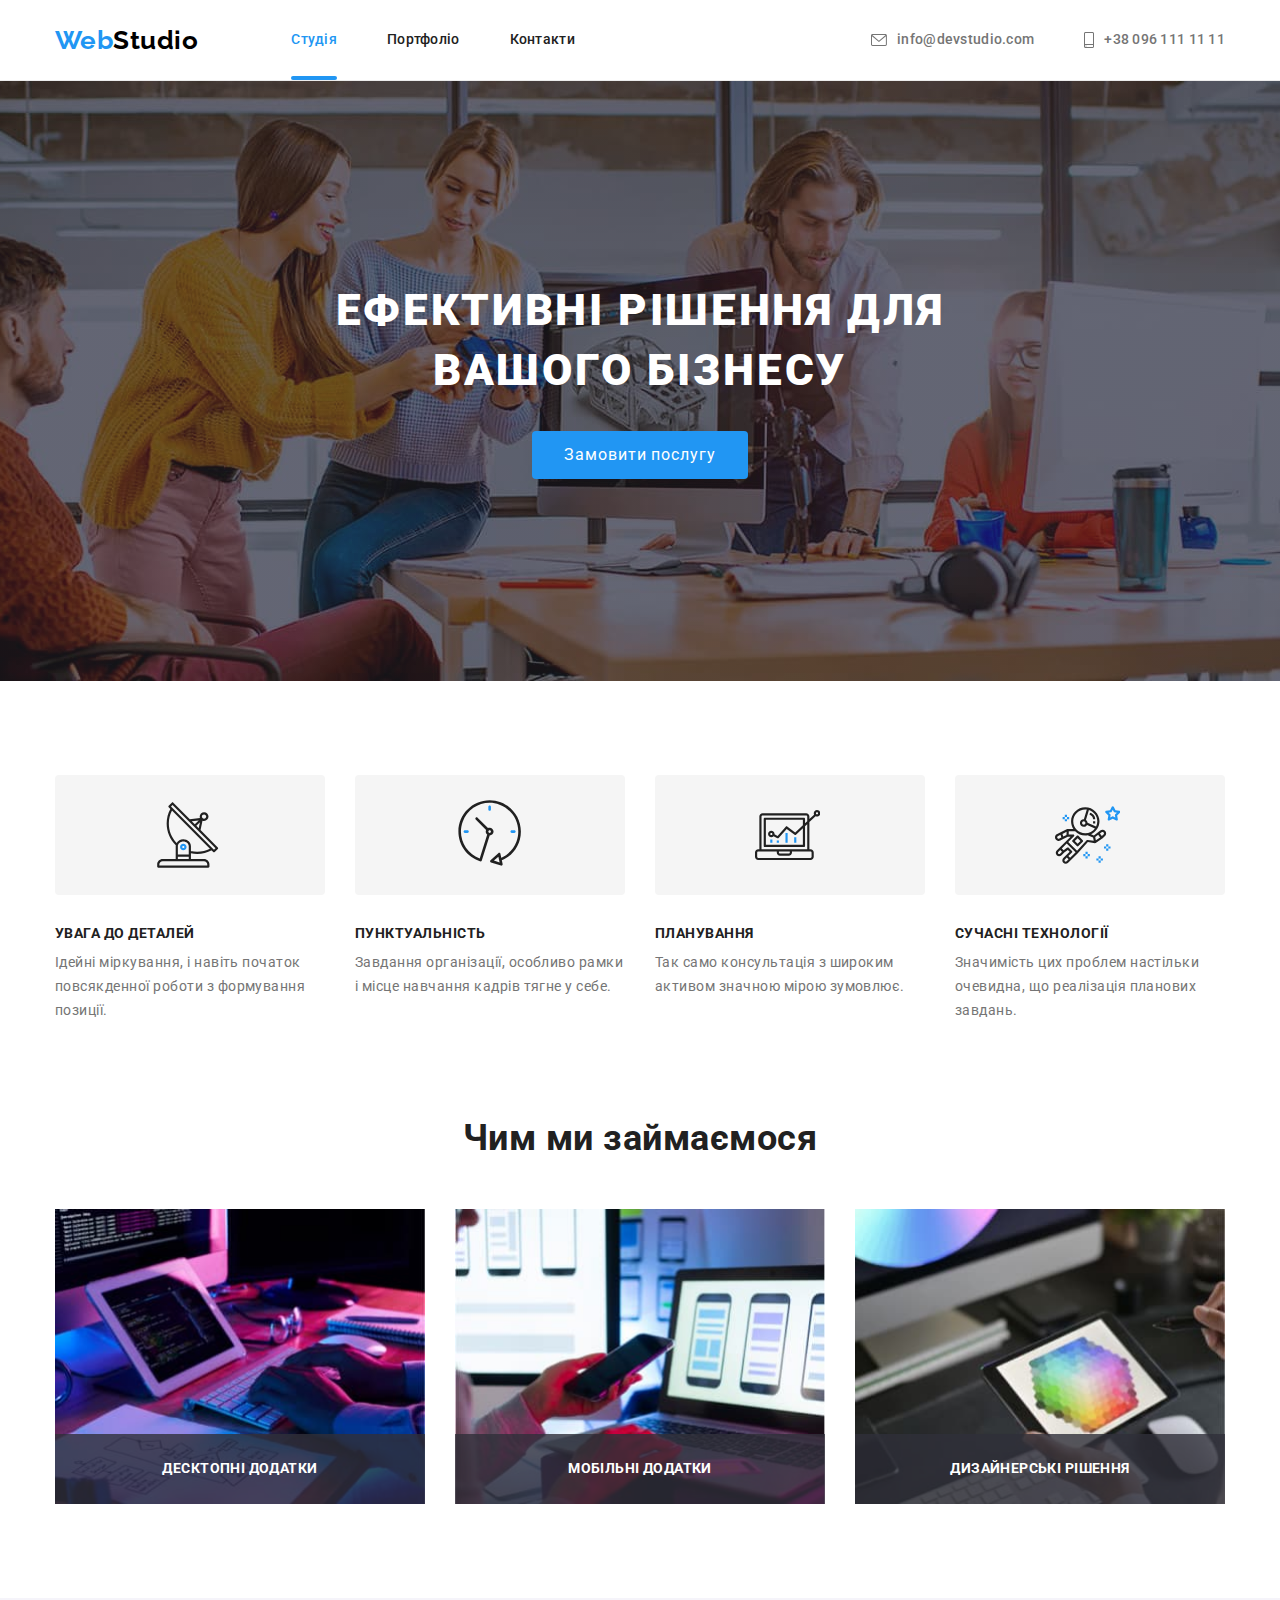
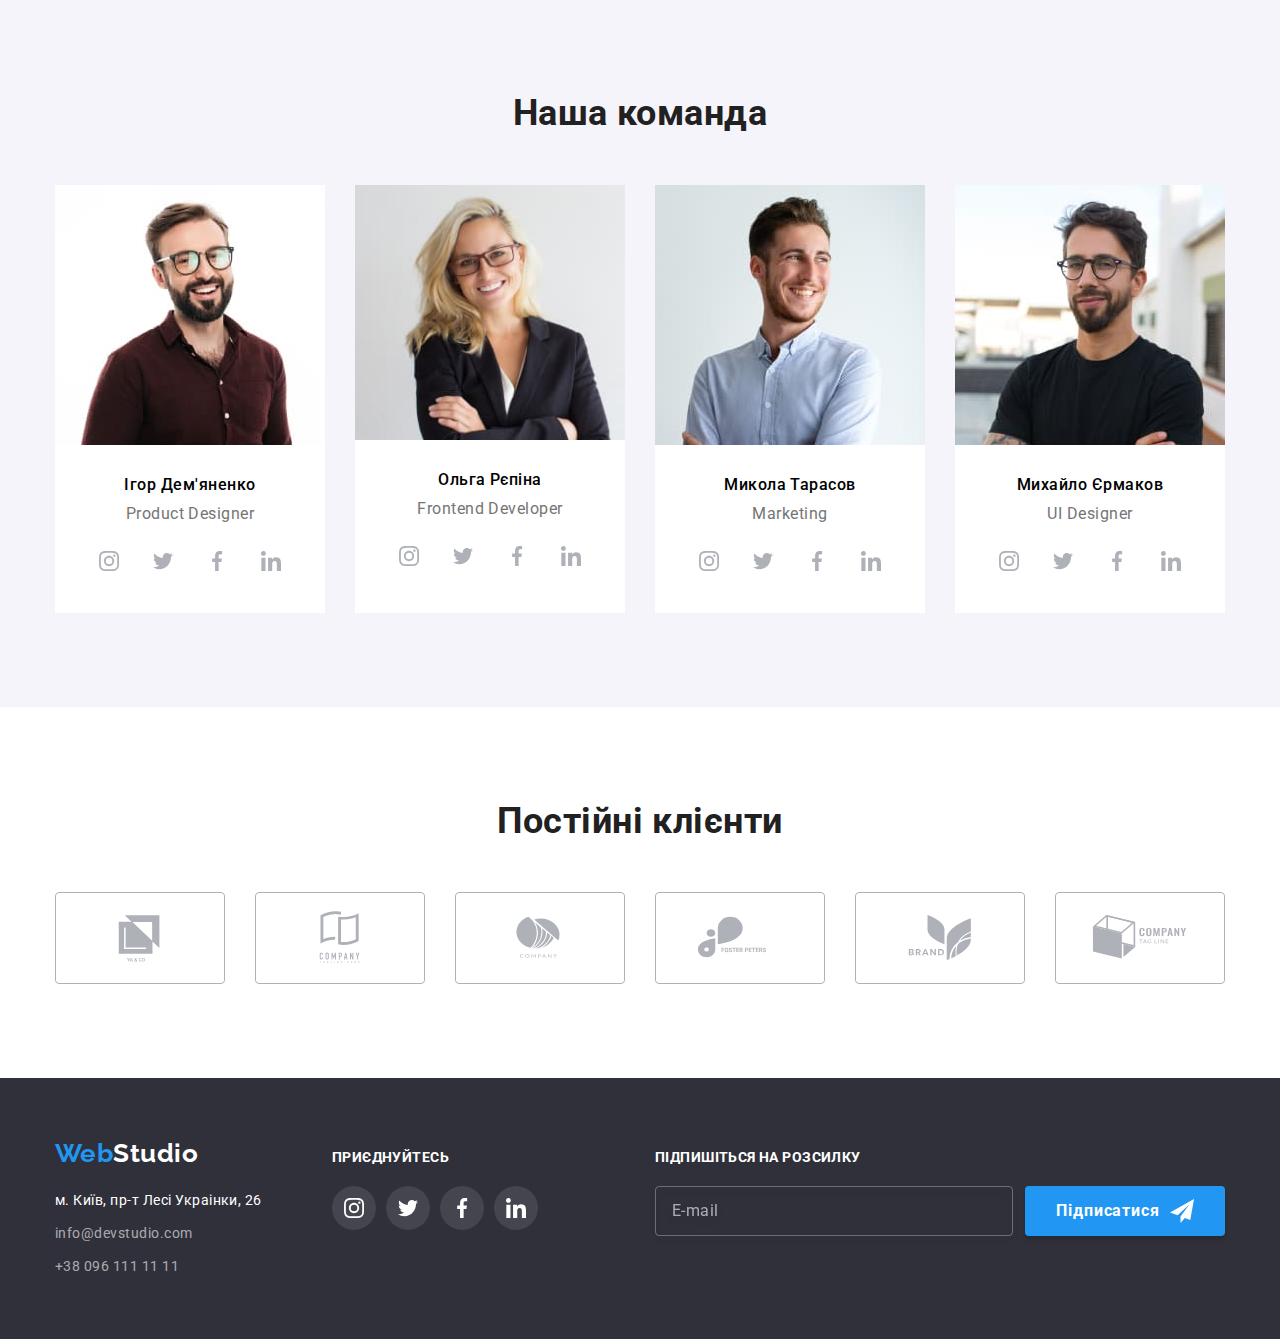
<file: index.html>
<!DOCTYPE html>
<html lang="uk">
  <head>
    <meta charset="UTF-8" />
    <meta http-equiv="X-UA-Compatible" content="IE=edge" />
    <meta name="viewport" content="width=device-width, initial-scale=1.0" />
    <link
      rel="stylesheet"
      href="https://cdnjs.cloudflare.com/ajax/libs/modern-normalize/1.1.0/modern-normalize.min.css"
    />

    <link
      href="https://fonts.googleapis.com/css2?family=Raleway:wght@700&family=Roboto:wght@400;500;700;900&display=swap"
      rel="stylesheet"
    />

    <link rel="stylesheet" href="./css/styles.css" />
    <title>Document</title>
  </head>
  <body>
    <header class="header">
      <div class="container header-box">
        <nav>
          <div class="main-nav">
            <a href="./index.html" class="logo"
              >Web<span class="logo-dark">Studio</span></a
            >

            <ul class="links list">
              <li class="item">
                <a href="./index.html" class="link link-current">Студія</a>
              </li>
              <li class="item">
                <a href="./portfolio.html" class="link">Портфоліо</a>
              </li>
              <li class="item">
                <a href="#" class="link">Контакти</a>
              </li>
            </ul>
          </div>
        </nav>

        <ul class="contacts list">
          <li class="item">
            <a href="mailto:info@devstudio.com" class="contact">
              <svg class="contact-mail" width="16" height="12">
                <use href="./images/icons.svg#icon-envelope"></use>
              </svg>
              info@devstudio.com</a
            >
          </li>
          <li class="item">
            <a href="tel:+380961111111" class="contact">
              <svg class="contact-phone" width="10" height="16">
                <use href="./images/icons.svg#icon-smartphone"></use></svg
              >+38 096 111 11 11</a
            >
          </li>
        </ul>
      </div>
    </header>
    <main>
      <section class="hero">
        <div class="container">
          <h1 class="hero-title">Ефективні рішення для вашого бізнесу</h1>
          <button class="button-hero" type="button" data-modal-open>
            Замовити послугу
          </button>
        </div>
      </section>

      <section class="section">
        <div class="container">
          <h2 class="visually-hidden">Наші особливості</h2>

          <ul class="feature list">
            <li class="item">
              <div class="feature-bg-icon">
                <span class="antenna">
                  <svg width="65.32" height="70">
                    <use href="./images/icons.svg#icon-antenna-1-1"></use>
                  </svg>
                </span>
              </div>
              <h3 class="element-title">Увага до деталей</h3>
              <p class="text">
                Ідейні міркування, і навіть початок повсякденної роботи з
                формування позиції.
              </p>
            </li>
            <li class="item">
              <div class="feature-bg-icon">
                <span class="clock">
                  <svg width="65.32" height="70">
                    <use href="./images/icons.svg#icon-clock-1-1"></use>
                  </svg>
                </span>
              </div>
              <h3 class="element-title">Пунктуальність</h3>
              <p class="text">
                Завдання організації, особливо рамки і місце навчання кадрів
                тягне у себе.
              </p>
            </li>
            <li class="item">
              <div class="feature-bg-icon">
                <span class="diagram">
                  <svg width="65.32" height="70">
                    <use href="./images/icons.svg#icon-diagram-1-1"></use>
                  </svg>
                </span>
              </div>
              <h3 class="element-title">Планування</h3>
              <p class="text">
                Так само консультація з широким активом значною мірою зумовлює.
              </p>
            </li>
            <li class="item">
              <div class="feature-bg-icon">
                <span class="astronaut">
                  <svg width="65.32" height="70">
                    <use href="./images/icons.svg#icon-astronaut-1-1"></use>
                  </svg>
                </span>
              </div>
              <h3 class="element-title">Сучасні технології</h3>
              <p class="text">
                Значимість цих проблем настільки очевидна, що реалізація
                планових завдань.
              </p>
            </li>
          </ul>
        </div>
      </section>

      <section class="section todo">
        <div class="container">
          <h2 class="section-title">Чим ми займаємося</h2>

          <ul class="box list">
            <li class="item">
              <img
                src="./images/3-1.jpg"
                alt="Людина за комп'ютером"
                width="370"
              />
              <p class="specialty-title">Десктопні додатки</p>
            </li>
            <li class="item">
              <img
                src="./images/3-2.jpg"
                alt="Людина зі смартфоном"
                width="370"
              />
              <p class="specialty-title">Мобільні додатки</p>
            </li>
            <li class="item">
              <img
                src="./images/3-3.jpg"
                alt="Людина з планшетом"
                width="370"
              />
              <p class="specialty-title">Дизайнерські рішення</p>
            </li>
          </ul>
        </div>
      </section>

      <section class="section team-bg">
        <div class="container">
          <h2 class="section-title">Наша команда</h2>
          <ul class="cards list">
            <li class="team-card card-bg">
              <img
                src="./images/4-1.jpg"
                alt=" червона сорочка,окуляри,борода,чоловік"
                width="270"
              />
              <div class="card">
                <h3 class="team-title">Ігор Дем'яненко</h3>
                <p class="section-text">Product Designer</p>

                <ul class="soc-list list">
                  <li class="soc-item">
                    <a href="#" class="soc-link">
                      <svg class="net-icon" width="20" height="20">
                        <use href="./images/icons.svg#icon-instagram-2"></use>
                      </svg>
                    </a>
                  </li>
                  <li class="soc-item">
                    <a href="#" class="soc-link">
                      <svg class="net-icon" width="20" height="20">
                        <use href="./images/icons.svg#icon-twitter-1"></use>
                      </svg>
                    </a>
                  </li>
                  <li class="soc-item">
                    <a href="#" class="soc-link">
                      <svg class="net-icon" width="20" height="20">
                        <use href="./images/icons.svg#icon-facebook-1"></use>
                      </svg>
                    </a>
                  </li>
                  <li class="soc-item">
                    <a href="#" class="soc-link">
                      <svg class="net-icon" width="20" height="20">
                        <use href="./images/icons.svg#icon-linkedin-1"></use>
                      </svg>
                    </a>
                  </li>
                </ul>
              </div>
            </li>
            <li class="team-card card-bg">
              <img
                src="./images/4-2.jpg"
                alt="довгі коси,окуляри,жінка"
                width="270"
              />
              <div class="card">
                <h3 class="team-title">Ольга Рєпіна</h3>
                <p class="section-text">Frontend Developer</p>

                <ul class="soc-list list">
                  <li class="soc-item">
                    <a href="#" class="soc-link">
                      <svg class="net-icon" width="20" height="20">
                        <use href="./images/icons.svg#icon-instagram-2"></use>
                      </svg>
                    </a>
                  </li>
                  <li class="soc-item">
                    <a href="#" class="soc-link">
                      <svg class="net-icon" width="20" height="20">
                        <use href="./images/icons.svg#icon-twitter-1"></use>
                      </svg>
                    </a>
                  </li>
                  <li class="soc-item">
                    <a href="#" class="soc-link">
                      <svg class="net-icon" width="20" height="20">
                        <use href="./images/icons.svg#icon-facebook-1"></use>
                      </svg>
                    </a>
                  </li>
                  <li class="soc-item">
                    <a href="#" class="soc-link">
                      <svg class="net-icon" width="20" height="20">
                        <use href="./images/icons.svg#icon-linkedin-1"></use>
                      </svg>
                    </a>
                  </li>
                </ul>
              </div>
            </li>
            <li class="team-card card-bg">
              <img
                src="./images/4-3.jpg"
                alt="біла сорочка, посмішка,чоловік"
                width="270"
              />
              <div class="card">
                <h3 class="team-title">Микола Тарасов</h3>
                <p class="section-text">Marketing</p>

                <ul class="soc-list list">
                  <li class="soc-item">
                    <a href="#" class="soc-link">
                      <svg class="net-icon" width="20" height="20">
                        <use href="./images/icons.svg#icon-instagram-2"></use>
                      </svg>
                    </a>
                  </li>
                  <li class="soc-item">
                    <a href="#" class="soc-link">
                      <svg class="net-icon" width="20" height="20">
                        <use href="./images/icons.svg#icon-twitter-1"></use>
                      </svg>
                    </a>
                  </li>
                  <li class="soc-item">
                    <a href="#" class="soc-link">
                      <svg class="net-icon" width="20" height="20">
                        <use href="./images/icons.svg#icon-facebook-1"></use>
                      </svg>
                    </a>
                  </li>
                  <li class="soc-item">
                    <a href="#" class="soc-link">
                      <svg class="net-icon" width="20" height="20">
                        <use href="./images/icons.svg#icon-linkedin-1"></use>
                      </svg>
                    </a>
                  </li>
                </ul>
              </div>
            </li>
            <li class="team-card card-bg">
              <img
                src="./images/4-4.jpg"
                alt="Чорна теніска, очки,чоловік"
                width="270"
              />
              <div class="card">
                <h3 class="team-title">Михайло Єрмаков</h3>
                <p class="section-text">UI Designer</p>

                <ul class="soc-list list">
                  <li class="soc-item">
                    <a href="#" class="soc-link">
                      <svg class="net-icon" width="20" height="20">
                        <use href="./images/icons.svg#icon-instagram-2"></use>
                      </svg>
                    </a>
                  </li>
                  <li class="soc-item">
                    <a href="#" class="soc-link">
                      <svg class="net-icon" width="20" height="20">
                        <use href="./images/icons.svg#icon-twitter-1"></use>
                      </svg>
                    </a>
                  </li>
                  <li class="soc-item">
                    <a href="#" class="soc-link">
                      <svg class="net-icon" width="20" height="20">
                        <use href="./images/icons.svg#icon-facebook-1"></use>
                      </svg>
                    </a>
                  </li>
                  <li class="soc-item">
                    <a href="#" class="soc-link">
                      <svg class="net-icon" width="20" height="20">
                        <use href="./images/icons.svg#icon-linkedin-1"></use>
                      </svg>
                    </a>
                  </li>
                </ul>
              </div>
            </li>
          </ul>
        </div>
      </section>
      <section class="section">
        <div class="container">
          <h2 class="client-title">Постійні клієнти</h2>
          <ul class="clients list">
            <li class="client">
              <a href="#" class="client-link">
                <svg class="client-icon" width="106" height="60">
                  <use href="./images/icons.svg#icon-client-1"></use>
                </svg>
              </a>
            </li>
            <li class="client">
              <a href="#" class="client-link">
                <svg class="client-icon" width="106" height="60">
                  <use href="./images/icons.svg#icon-client-2"></use>
                </svg>
              </a>
            </li>
            <li class="client">
              <a href="#" class="client-link">
                <svg class="client-icon" width="106" height="60">
                  <use href="./images/icons.svg#icon-client-3"></use>
                </svg>
              </a>
            </li>
            <li class="client">
              <a href="#" class="client-link">
                <svg class="client-icon" width="106" height="60">
                  <use href="./images/icons.svg#icon-client-4"></use>
                </svg>
              </a>
            </li>
            <li class="client">
              <a href="#" class="client-link">
                <svg class="client-icon" width="106" height="60">
                  <use href="./images/icons.svg#icon-client-5"></use>
                </svg>
              </a>
            </li>
            <li class="client">
              <a href="#" class="client-link">
                <svg class="client-icon" width="106" height="60">
                  <use href="./images/icons.svg#icon-client-6"></use>
                </svg>
              </a>
            </li>
          </ul>
        </div>
      </section>
    </main>

    <footer class="footer footer-nav">
      <div class="container">
        <div class="footer-address-soc">
          <div class="address-logo">
            <a href="./index.html" class="logo logo-footer"
              >Web<span class="logo-light">Studio</span></a
            >
            <address class="address-nav">
              <ul class="list box-footer">
                <li class="item-footer">
                  <a
                    href="https://goo.gl/maps/CPtrU1FHBa2aNyZL9"
                    target="_blank"
                    rel="noopener noreferrer nofollow"
                    class="address-maps"
                    >м. Київ, пр-т Лесі Украінки, 26</a
                  >
                </li>
                <li class="item-footer">
                  <a href="mailto:info@devstudio.com " class="address"
                    >info@devstudio.com</a
                  >
                </li>
                <li class="item-footer">
                  <a href="tel:+380961111111" class="address"
                    >+38 096 111 11 11</a
                  >
                </li>
              </ul>
            </address>
          </div>
          <div class="social">
            <h3 class="footer-title">приєднуйтесь</h3>
            <ul class="footer-soc list">
              <li class="footer-soc-item">
                <a href="#" class="footer-soc-link">
                  <svg class="footer-icon" width="20" height="20">
                    <use href="./images/icons.svg#icon-instagram-2"></use>
                  </svg>
                </a>
              </li>
              <li class="footer-soc-item">
                <a href="#" class="footer-soc-link">
                  <svg class="footer-icon" width="20" height="20">
                    <use href="./images/icons.svg#icon-twitter-1"></use>
                  </svg>
                </a>
              </li>
              <li class="footer-soc-item">
                <a href="#" class="footer-soc-link">
                  <svg class="footer-icon" width="20" height="20">
                    <use href="./images/icons.svg#icon-facebook-1"></use>
                  </svg>
                </a>
              </li>
              <li class="footer-soc-item">
                <a href="#" class="footer-soc-link">
                  <svg class="footer-icon" width="20" height="20">
                    <use href="./images/icons.svg#icon-linkedin-1"></use>
                  </svg>
                </a>
              </li>
            </ul>
          </div>
          <form class="subscribe-footer-container">
            <h3 class="footer-title">Підпишіться на розсилку</h3>
            <div class="subscribe-container">
              <label>
                <input
                  type="email"
                  name="mail"
                  placeholder="E-mail"
                  class="subscribe-mail"
                />
              </label>
              <button type="submit" class="subscribe-bt">
                Підписатися
                <svg class="subscribe-button-icon" width="24" height="24">
                  <use href="./images/icons.svg#icon-send"></use>
                </svg>
              </button>
            </div>
          </form>
        </div>
      </div>
    </footer>

    <!-- modal w -->

    <div class="backdrop is-hidden" data-modal>
      <div class="modal">
        <button type="button" class="modal-button" data-modal-close>
          <svg class="modal-icon" width="18" height="18">
            <use href="./images/icons.svg#icon-close-black"></use>
          </svg>
        </button>

        <form class="form">
          <h3 class="modal-title">Залиште свої дані, ми вам передзвонимо</h3>
          <label for="username" class="form-label">Ім'я</label>
          <div class="form-field">
            <input
              type="text"
              name="username"
              id="username"
              class="form-input"
            />
            <svg class="form-icon" width="18" height="18">
              <use href="./images/icons.svg#icon-person-black-18dp"></use>
            </svg>
          </div>

          <label for="tel" class="form-label">Телефон</label>
          <div class="form-field">
            <input type="tel" name="tel" id="tel" class="form-input" />
            <svg class="form-icon" width="18" height="18">
              <use href="./images/icons.svg#icon-phone-black-18dp"></use>
            </svg>
          </div>
          <label for="mail" class="form-label">Пошта</label>
          <div class="form-field">
            <input type="email" name="mail" id="mail" class="form-input" />
            <svg class="form-icon" width="18" height="18">
              <use href="./images/icons.svg#icon-email-black-18dp"></use>
            </svg>
          </div>
          <div class="form-comment">
            <label for="comment" class="form-label">Коментар</label>
            <textarea
              name="comment"
              id="comment"
              rows="10"
              placeholder="Введіть текст"
              class="modal-text"
            ></textarea>
          </div>
          <div class="form-check">
            <input
              type="checkbox"
              name="policy"
              id="input-check"
              value="policy"
              class="check-input visually-hidden"
            />
            <label for="input-check" class="check-text">
              <span class="box-icon"
                ><svg class="check-icon" width="11" height="8">
                  <use href="./images/icons.svg#icon-check"></use></svg
              ></span>
              Погоджуюся з розсилкою та приймаю;
              <a href=""></a> Умови договору</label
            >
          </div>
          <button type="submit" class="submit-button">Відправити</button>
        </form>
      </div>
    </div>
    <script src="./js/modal.js"></script>
  </body>
</html>
</file>
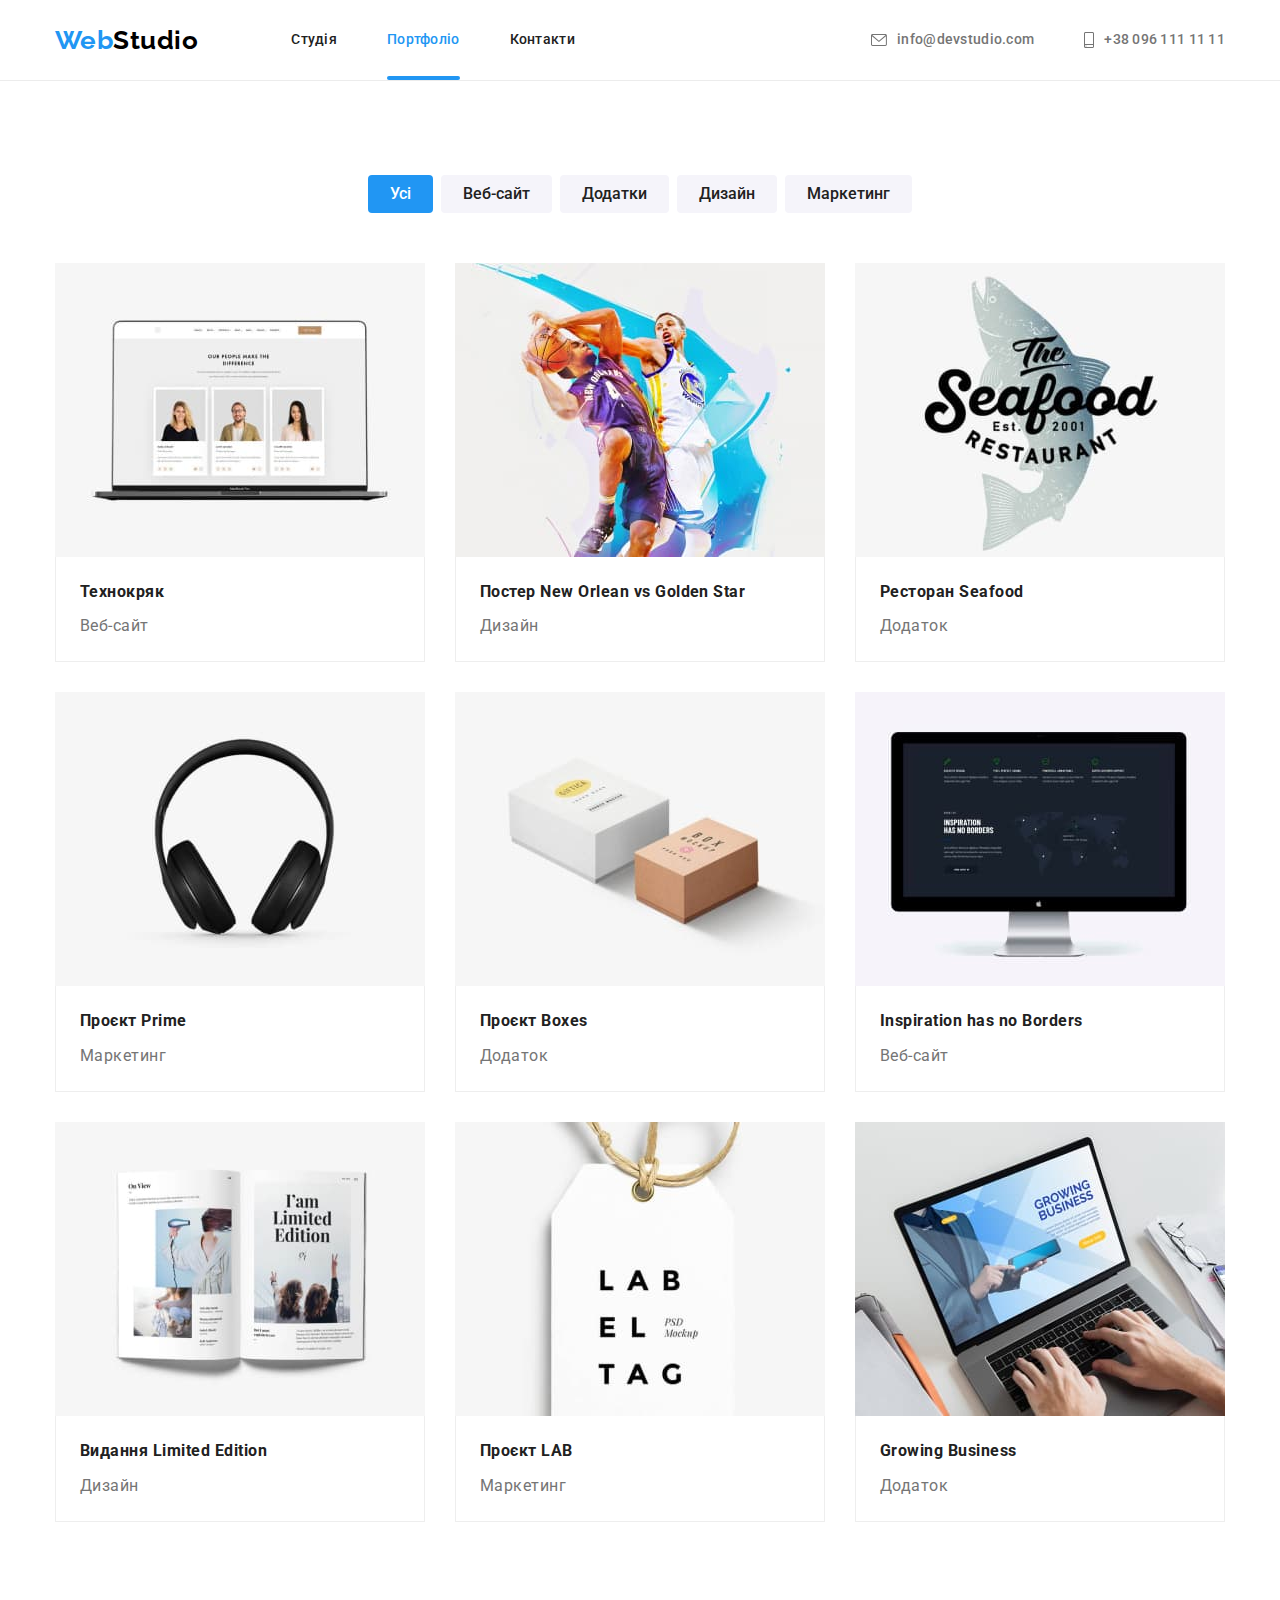
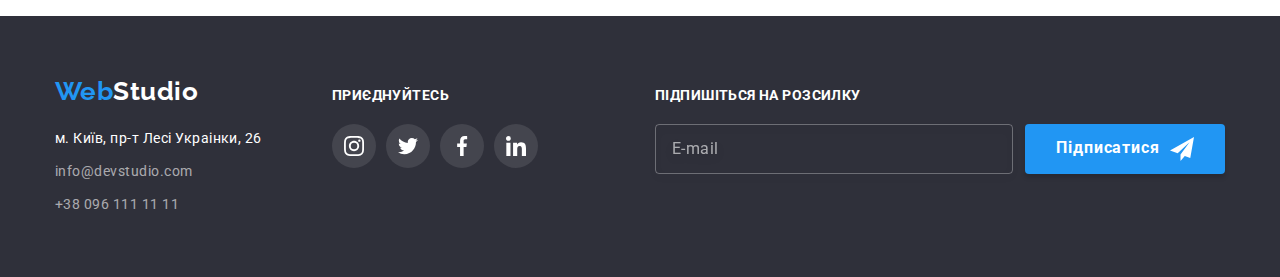
<file: portfolio.html>
<!DOCTYPE html>
<html lang="uk">
  <head>
    <meta charset="UTF-8" />
    <meta http-equiv="X-UA-Compatible" content="IE=edge" />
    <meta name="viewport" content="width=device-width, initial-scale=1.0" />
    <link
      rel="stylesheet"
      href="https://cdnjs.cloudflare.com/ajax/libs/modern-normalize/1.1.0/modern-normalize.min.css"
    />
    <link
      href="https://fonts.googleapis.com/css2?family=Raleway:wght@700&family=Roboto:wght@400;500;700;900&display=swap"
      rel="stylesheet"
    />
    <link rel="stylesheet" href="./css/styles.css" />
    <title>Document</title>
  </head>
  <body>
    <header class="header">
      <div class="container header-box">
        <nav>
          <div class="main-nav">
            <a href="./index.html" class="logo"
              >Web<span class="logo-dark">Studio</span></a
            >

            <ul class="links list">
              <li class="item">
                <a href="./index.html" class="link">Студія</a>
              </li>
              <li class="item">
                <a href="./portfolio.html" class="link link-current"
                  >Портфоліо</a
                >
              </li>
              <li class="item">
                <a href="#" class="link">Контакти</a>
              </li>
            </ul>
          </div>
        </nav>

        <ul class="contacts list">
          <li class="item">
            <a href="mailto:info@devstudio.com" class="contact">
              <svg class="contact-mail" width="16" height="12">
                <use href="./images/icons.svg#icon-envelope"></use>
              </svg>
              info@devstudio.com</a
            >
          </li>
          <li class="item">
            <a href="tel:+380961111111" class="contact">
              <svg class="contact-phone" width="10" height="16">
                <use href="./images/icons.svg#icon-smartphone"></use></svg
              >+38 096 111 11 11</a
            >
          </li>
        </ul>
      </div>
    </header>

    <main>
      <section class="section">
        <div class="container">
          <h1 class="visually-hidden">Портфоліо</h1>
          <ul class="portfolio-batton list">
            <li class="filter">
              <button class="filter-batton current" type="button">Усі</button>
            </li>
            <li class="filter">
              <button class="filter-batton" type="button">Веб-сайт</button>
            </li>
            <li class="filter">
              <button class="filter-batton" type="button">Додатки</button>
            </li>
            <li class="filter">
              <button class="filter-batton" type="button">Дизайн</button>
            </li>
            <li class="filter">
              <button class="filter-batton" type="button">Маркетинг</button>
            </li>
          </ul>
          <ul class="projects list">
            <li class="project">
              <a href="#" class="projects-link">
                <div class="project-card-overlay">
                  <img
                    src="./images/5-1.jpg"
                    alt="Відкритий ноут"
                    width="370"
                  />
                  <p class="project-text-overlay">
                    Ресурс пропонує комплексні пропозиції з різним рівнем
                    функціоналу та сервісів. Все це дозволить відвідувачу
                    отримати вичерпні відомості про компанію чи приватну особу.
                  </p>
                </div>
                <div class="card-title">
                  <h2 class="work-title">Технокряк</h2>
                  <p class="works-text">Веб-сайт</p>
                </div>
              </a>
            </li>

            <li class="project">
              <a href="#" class="projects-link">
                <div class="project-card-overlay">
                  <img
                    src="./images/5-2.jpg"
                    alt="Хлопці грають баскетбол"
                    width="370"
                  />
                  <p class="project-text-overlay">
                    Ресурс пропонує комплексні пропозиції з різним рівнем
                    функціоналу та сервісів. Все це дозволить відвідувачу
                    отримати вичерпні відомості про компанію чи приватну особу.
                  </p>
                </div>
                <div class="card-title">
                  <h2 class="work-title">Постер New Orlean vs Golden Star</h2>
                  <p class="works-text">Дизайн</p>
                </div>
              </a>
            </li>

            <li class="project">
              <a href="#" class="projects-link">
                <div class="project-card-overlay">
                  <img
                    src="./images/5-3.jpg"
                    alt="Афіша ресторану"
                    width="370"
                  />
                  <p class="project-text-overlay">
                    Ресурс пропонує комплексні пропозиції з різним рівнем
                    функціоналу та сервісів. Все це дозволить відвідувачу
                    отримати вичерпні відомості про компанію чи приватну особу.
                  </p>
                </div>
                <div class="card-title">
                  <h2 class="work-title">Ресторан Seafood</h2>
                  <p class="works-text">Додаток</p>
                </div>
              </a>
            </li>

            <li class="project">
              <a href="#" class="projects-link">
                <div class="project-card-overlay">
                  <img src="./images/5-4.jpg" alt="Наушники" width="370" />
                  <p class="project-text-overlay">
                    Ресурс пропонує комплексні пропозиції з різним рівнем
                    функціоналу та сервісів. Все це дозволить відвідувачу
                    отримати вичерпні відомості про компанію чи приватну особу.
                  </p>
                </div>
                <div class="card-title">
                  <h2 class="work-title">Проєкт Prime</h2>
                  <p class="works-text">Маркетинг</p>
                </div>
              </a>
            </li>

            <li class="project">
              <a href="#" class="projects-link">
                <div class="project-card-overlay">
                  <img src="./images/5-5.jpg" alt="Дві коробки" width="370" />
                  <p class="project-text-overlay">
                    Ресурс пропонує комплексні пропозиції з різним рівнем
                    функціоналу та сервісів. Все це дозволить відвідувачу
                    отримати вичерпні відомості про компанію чи приватну особу.
                  </p>
                </div>
                <div class="card-title">
                  <h2 class="work-title">Проєкт Boxes</h2>
                  <p class="works-text">Додаток</p>
                </div>
              </a>
            </li>

            <li class="project">
              <a href="#" class="projects-link">
                <div class="project-card-overlay">
                  <img src="./images/5-6.jpg" alt="Монітор" width="370" />
                  <p class="project-text-overlay">
                    Ресурс пропонує комплексні пропозиції з різним рівнем
                    функціоналу та сервісів. Все це дозволить відвідувачу
                    отримати вичерпні відомості про компанію чи приватну особу.
                  </p>
                </div>
                <div class="card-title">
                  <h2 class="work-title">Inspiration has no Borders</h2>
                  <p class="works-text">Веб-сайт</p>
                </div>
              </a>
            </li>

            <li class="project">
              <a href="#" class="projects-link">
                <div class="project-card-overlay">
                  <img
                    src="./images/5-7.jpg"
                    alt="Відкрита книга"
                    width="370"
                  />
                  <p class="project-text-overlay">
                    Ресурс пропонує комплексні пропозиції з різним рівнем
                    функціоналу та сервісів. Все це дозволить відвідувачу
                    отримати вичерпні відомості про компанію чи приватну особу.
                  </p>
                </div>
                <div class="card-title">
                  <h2 class="work-title">Видання Limited Edition</h2>
                  <p class="works-text">Дизайн</p>
                </div>
              </a>
            </li>

            <li class="project">
              <a href="#" class="projects-link">
                <div class="project-card-overlay">
                  <img src="./images/5-8.jpg" alt="Ярлик" width="370" />
                  <p class="project-text-overlay">
                    Ресурс пропонує комплексні пропозиції з різним рівнем
                    функціоналу та сервісів. Все це дозволить відвідувачу
                    отримати вичерпні відомості про компанію чи приватну особу.
                  </p>
                </div>
                <div class="card-title">
                  <h2 class="work-title">Проєкт LAB</h2>
                  <p class="works-text">Маркетинг</p>
                </div>
              </a>
            </li>

            <li class="project">
              <a href="#" class="projects-link">
                <div class="project-card-overlay">
                  <img
                    src="./images/5-9.jpg"
                    alt="Людина працює з ноутбуком"
                    width="370"
                  />
                  <p class="project-text-overlay">
                    Ресурс пропонує комплексні пропозиції з різним рівнем
                    функціоналу та сервісів. Все це дозволить відвідувачу
                    отримати вичерпні відомості про компанію чи приватну особу.
                  </p>
                </div>
                <div class="card-title">
                  <h2 class="work-title">Growing Business</h2>
                  <p class="works-text">Додаток</p>
                </div>
              </a>
            </li>
          </ul>
        </div>
      </section>
    </main>
    <footer class="footer footer-nav">
      <div class="container">
        <div class="footer-address-soc">
          <div class="address-logo">
            <a href="./index.html" class="logo logo-footer"
              >Web<span class="logo-light">Studio</span></a
            >
            <address class="address-nav">
              <ul class="list box-footer">
                <li class="item-footer">
                  <a
                    href="https://goo.gl/maps/CPtrU1FHBa2aNyZL9"
                    target="_blank"
                    rel="noopener noreferrer nofollow"
                    class="address-maps"
                    >м. Київ, пр-т Лесі Украінки, 26</a
                  >
                </li>
                <li class="item-footer">
                  <a href="mailto:info@devstudio.com " class="address"
                    >info@devstudio.com</a
                  >
                </li>
                <li class="item-footer">
                  <a href="tel:+380961111111" class="address"
                    >+38 096 111 11 11</a
                  >
                </li>
              </ul>
            </address>
          </div>
          <div class="social">
            <h3 class="footer-title">приєднуйтесь</h3>
            <ul class="footer-soc list">
              <li class="footer-soc-item">
                <a href="#" class="footer-soc-link">
                  <svg class="footer-icon" width="20" height="20">
                    <use href="./images/icons.svg#icon-instagram-2"></use>
                  </svg>
                </a>
              </li>
              <li class="footer-soc-item">
                <a href="#" class="footer-soc-link">
                  <svg class="footer-icon" width="20" height="20">
                    <use href="./images/icons.svg#icon-twitter-1"></use>
                  </svg>
                </a>
              </li>
              <li class="footer-soc-item">
                <a href="#" class="footer-soc-link">
                  <svg class="footer-icon" width="20" height="20">
                    <use href="./images/icons.svg#icon-facebook-1"></use>
                  </svg>
                </a>
              </li>
              <li class="footer-soc-item">
                <a href="#" class="footer-soc-link">
                  <svg class="footer-icon" width="20" height="20">
                    <use href="./images/icons.svg#icon-linkedin-1"></use>
                  </svg>
                </a>
              </li>
            </ul>
          </div>
          <form class="subscribe-footer-container">
            <h3 class="footer-title">Підпишіться на розсилку</h3>
            <div class="subscribe-container">
              <label>
                <input
                  type="email"
                  name="mail"
                  placeholder="E-mail"
                  class="subscribe-mail"
                />
              </label>
              <button type="submit" class="subscribe-bt">
                Підписатися
                <svg class="subscribe-button-icon" width="24" height="24">
                  <use href="./images/icons.svg#icon-send"></use>
                </svg>
              </button>
            </div>
          </form>
        </div>
      </div>
    </footer>
  </body>
</html>
</file>
<file: css/styles.css>
/* основний колір тексту #757575 */
/* колір заголовка #212121*/
/* колір кнопки акт. #188ce8*/
/* колір кнп.текст #ffffff */
/* акцент колір #2196f3*/
/* загальний фон #ffffff*/
/* допоміжний фон #F5F4FA*/
/* фон #2F303A*/
html {
  box-sizing: border-box;
}
*,
* ::after,
*::before {
  box-sizing: inherit;
}
:root {
  --prameri-text-color: #757575;
  --title-text-color: #212121;
  --accent-color: #2196f3;
  --primmeri-backgrund-color: #ffffff;
  --secondery-backgrund-color: #f5f4fa;
  --backgrund-color: #2f303a;
  --white-color: #ffffff;
  --blak-color: #000000;
  --backgrund-active-color: #188ce8;
}

body {
  color: var(--primary-text-color);
  background-color: var(--white-color);
  font-family: Roboto, sans-serif;
  letter-spacing: 0.03em;
}
.container {
  width: 100%;
  width: 1200px;
  margin: 0 auto;
  padding: 0 15px;
}
.section {
  padding: 94px 0;
}

img {
  display: block;
  max-width: 100%;
  height: auto;
}

h1,
h2,
h3,
h4,
h5,
h6,
p,
ul {
  padding: 0;
  margin: 0;
}
.list {
  list-style: none;
}
.section-title {
  text-align: center;
  margin-bottom: 50px;
  color: var(--title-text-color);
  font-weight: 700;
  font-size: 36px;
  line-height: 1.17;
}

.header {
  display: flex;
  align-items: center;

  border-bottom: 1px solid #ececec;
}
.header-box {
  display: flex;
  align-items: center;
}

.main-nav {
  display: flex;
  align-items: center;
}

.logo {
  margin-right: 93px;
  color: var(--accent-color);
  font-family: Raleway;
  font-weight: 700;
  font-size: 26px;
  line-height: 1.2;
  text-decoration: none;
}

.logo-dark {
  color: var(--blak-color);
}

/* nav */

.links {
  display: flex;
}

.links .item:not(:last-child) {
  margin-right: 50px;
}

.link,
.contact {
  padding-top: 32px;
  padding-bottom: 32px;
  text-decoration: none;
  font-weight: 500;
  font-size: 14px;
  line-height: 1.14;
  letter-spacing: 0.02em;

  transition: color 250ms cubic-bezier(0.4, 0, 0.2, 1);
}

.link {
  display: flex;
  text-decoration: none;
  color: var(--title-text-color);
}

.link:hover,
.link:focus {
  color: var(--accent-color);
}

.links .link-current {
  color: var(--accent-color);
}
.item {
  position: relative;
}
.link.link-current::after {
  position: absolute;
  content: "";
  width: 100%;
  height: 4px;
  left: 0;
  bottom: 0px;
  border-radius: 2px;
  background-color: var(--accent-color);
}

.contacts {
  display: flex;
  justify-content: center;
  align-items: center;
  margin-left: auto;
}
.contacts .item:not(:last-child) {
  margin-right: 50px;
}
.contact {
  display: flex;
  align-items: center;
  justify-content: center;
  color: var(--prameri-text-color);
}

.contact:hover,
.contact:focus {
  color: var(--accent-color);
}

.contact-mail {
  fill: currentColor;
  margin-right: 10px;
}

.contact-phone {
  fill: currentColor;
  margin-right: 10px;
}
/* hero */

.hero {
  max-width: 1600px;
  height: 600px;
  margin-left: auto;
  margin-right: auto;
  background-image: linear-gradient(
      rgba(47, 48, 58, 0.4),
      rgba(47, 48, 58, 0.4)
    ),
    url(../images/hiro.jpg);
  padding: 200px 0;
  align-items: center;
  text-align: center;
  color: var(--white-color);
  background-color: var(--backgrund-color);
  background-position: center;
}

.hero-title {
  width: 696px;
  margin-right: auto;
  margin-left: auto;
  margin-bottom: 30px;
  color: var(--white-color);

  font-weight: 900;
  font-size: 44px;
  line-height: 1.36;
  letter-spacing: 0.06em;
  text-transform: uppercase;
}

.button-hero {
  margin-left: auto;
  margin-right: auto;
  padding: 10px 32px;
  border-radius: 4px;
  border: 0;
  background-color: var(--accent-color);
  color: var(--white-color);

  cursor: pointer;
  font-family: inherit;
  font-size: 16px;
  line-height: 1.8;
  letter-spacing: 0.06em;

  transition: background-color 250ms cubic-bezier(0.4, 0, 0.2, 1),
    box-shadow 250ms cubic-bezier(0.4, 0, 0.2, 1);
}
.button-hero:hover,
.button-hero:focus {
  background-color: var(--backgrund-active-color);
}
/*mod-w*/

.backdrop {
  position: fixed;
  top: 0;
  left: 0;

  width: 100%;
  height: 100%;
  background-color: rgba(0, 0, 0, 0.2);

  opacity: 1;
  transition: opacity 250ms cubic-bezier(0.4, 0, 0.2, 1),
    visibility 250ms cubic-bezier(0.4, 0, 0.2, 1);
}
.backdrop.is-hidden {
  opacity: 0;
  pointer-events: none;
  visibility: hidden;
}
.backdrop.is-hidden .modal {
  transform: translate(-50%, -50%) scale(0.5);
  transition: transform 250ms cubic-bezier(0.4, 0, 0.2, 1);
}
.modal {
  position: absolute;
  top: 50%;
  left: 50%;
  width: 528px;
  height: 581px;
  background-color: var(--white-color);
  box-shadow: 0px 1px 3px rgba(0, 0, 0, 0.12), 0px 1px 1px rgba(0, 0, 0, 0.14),
    0px 2px 1px rgba(0, 0, 0, 0.2);
  border-radius: 4px;

  transform: translate(-50%, -50%) scale(1);
  transition: transform 250ms cubic-bezier(0.4, 0, 0.2, 1),
    background-color 250ms cubic-bezier(0.4, 0, 0.2, 1),
    box-shadow 250ms cubic-bezier(0.4, 0, 0.2, 1);
}
.modal-button {
  position: absolute;

  top: 8px;
  right: 8px;

  display: flex;
  justify-content: center;
  align-items: center;
  width: 30px;
  height: 30px;
  border-radius: 50%;
  background-color: var(--white-color);
  cursor: pointer;
  border: 1px solid rgba(0, 0, 0, 0.1);
}

.modal-icon {
  fill: currentColor;
  transition: fill 250ms cubic-bezier(0.4, 0, 0.2, 1);
}

.modal-button:hover .modal-icon,
.modal-button:focus .modal-icon {
  fill: var(--accent-color);
}

.form {
  padding: 40px;
  font-size: 12px;
  line-height: 1.16;
  letter-spacing: 0.01em;
}
.modal-title {
  font-weight: 700;
  font-size: 20px;
  line-height: 1.15;
  text-align: center;
  color: var(--title-text-color);
  margin-bottom: 12px;
}
.form-field {
  position: relative;
  margin-bottom: 10px;
}
.form-label {
  display: block;
  width: 100%;
  margin-bottom: 4px;
}
.form-input {
  display: block;
  width: 100%;
  height: 40px;
  padding-left: 42px;

  border: 1px solid rgba(33, 33, 33, 0.2);
  border-radius: 4px;
  transition: border-color 250ms cubic-bezier(0.4, 0, 0.2, 1);
}
.form-input:focus {
  border-color: var(--accent-color);
}
.form-input:focus + .form-icon {
  fill: var(--accent-color);
}
.form-icon {
  position: absolute;
  top: 50%;
  left: 12px;
  transform: translateY(-50%);
  transition: fill 250ms cubic-bezier(0.4, 0, 0.2, 1);
}
.form-comment {
  display: block;
  margin-bottom: 4px;
}
.form-check {
  position: relative;
  display: flex;
  justify-content: center;
  align-items: center;
  margin-bottom: 30px;
}

.modal-text {
  display: block;
  width: 100%;
  height: 120px;
  font-size: 12px;
  line-height: 1.16;
  letter-spacing: 0.01em;
  resize: none;
  padding: 12px 16px;

  border: 1px solid rgba(33, 33, 33, 0.2);
  border-radius: 4px;
  transition: border-color 250ms cubic-bezier(0.4, 0, 0.2, 1);
}
.form-comment {
  margin-bottom: 20px;
}
.modal-text:focus {
  border-color: var(--accent-color);
}
.modal-text::placeholder {
  color: rgba(117, 117, 117, 0.5);
}
.check-text {
  display: flex;
  align-items: center;
  font-size: 14px;
  line-height: 1.7;
  letter-spacing: 0.03em;
}

.box-icon {
  display: flex;
  justify-content: center;
  align-items: center;
  width: 16px;
  height: 15px;
  margin-right: 7px;
  border: 2px solid var(--title-text-color);
  border-radius: 2px;
  transition: background-color 250ms cubic-bezier(0.4, 0, 0.2, 1),
    border-color 250ms cubic-bezier(0.4, 0, 0.2, 1);
}

.check-input:checked + .check-text .box-icon {
  background-color: var(--accent-color);
  border-color: transparent;
}

.submit-button {
  width: 200px;
  height: 50px;

  display: flex;
  align-items: center;
  justify-content: center;

  margin-left: auto;
  margin-right: auto;
  color: var(--white-color);
  background-color: var(--accent-color);

  font-family: inherit;
  font-weight: 700;
  font-size: 16px;
  line-height: 1.8;
  text-align: center;
  letter-spacing: 0.06em;
  cursor: pointer;

  box-shadow: 0px 4px 4px rgba(0, 0, 0, 0.15);
  border-radius: 4px;
  border: transparent;
}

.check-icon {
  display: flex;
  justify-content: center;
  align-items: center;
  fill: var(--white-color);
}

/* особливості */

.visually-hidden {
  position: absolute;
  white-space: nowrap;
  width: 1px;
  height: 1px;
  overflow: hidden;
  border: 0;
  padding: 0;
  clip: rect(0 0 0 0);
  clip-path: inset(50%);
  margin: -1px;
}

.feature {
  display: flex;
  justify-content: center;
}
.feature-bg-icon {
  display: flex;
  align-items: center;
  justify-content: center;
  width: 270px;
  height: 120px;
  background: #f5f5f5;
  margin-bottom: 30px;
  border-radius: 4px;
}

.clok,
.antenna,
.diagram,
.astronaut {
  width: 70px;
  height: 70px;
}

.feature .item + .item {
  margin-left: 30px;
}
.feature .item {
  width: 270px;
}
.element-title {
  margin-top: 0;
  margin-bottom: 10px;
  color: var(--title-text-color);
  font-size: 14px;
  line-height: 1.17;
  text-transform: uppercase;
}

.text {
  color: var(--prameri-text-color);
  font-size: 14px;
  line-height: 1.7;
}

/* чим ми займаємось */

.box {
  display: flex;
  justify-content: center;
}
.section.todo {
  padding-top: 0;
}
/* .box .item:not(:last-child) {
  margin-right: 30px;
} */
.box .item + .item {
  margin-left: 30px;
}
.specialty-item {
  position: relative;
}
.specialty-title {
  position: absolute;
  width: 100%;
  height: 70px;
  left: 0;
  bottom: 0;

  display: flex;
  justify-content: center;
  align-items: center;
  font-weight: 700;
  font-size: 14px;
  line-height: 1.14;

  letter-spacing: 0.03em;
  text-transform: uppercase;
  color: var(--white-color);
  background-color: rgba(47, 48, 58, 0.8);
}

/* наша команда */

.cards {
  display: flex;
  justify-content: center;
}

.cards .team-card + .team-card {
  margin-left: 30px;
}
.cards .team-card {
  width: 270px;
}
.card {
  padding: 30px;
}

.card .team-title {
  text-align: center;
  margin-bottom: 10px;
}

.card .section-text {
  text-align: center;
}

.section-text {
  color: var(--prameri-text-color);
  font-size: 16px;
  line-height: 1.19;
  margin-bottom: 16px;
}
.team-bg {
  background-color: var(--secondery-backgrund-color);
}
.card-bg {
  background-color: var(--white-color);
}
.team-title {
  color: var(--blak-color);
  font-weight: 500;
  font-size: 16px;
  line-height: 1.19;
}
.soc-list {
  display: flex;
  align-items: center;
  justify-content: center;
  gap: 10px;
}

.soc-link {
  display: flex;
  justify-content: center;
  align-items: center;
  width: 44px;
  height: 44px;
  border-radius: 50%;
  color: #afb1b8;
  transition: background-color 250ms cubic-bezier(0.4, 0, 0.2, 1),
    color 250ms cubic-bezier(0.4, 0, 0.2, 1);
}

.soc-link:hover,
.soc-link:focus {
  background-color: #2196f3;
  color: #ffffff;
}
.net-icon {
  fill: currentColor;
}

/* постійні клієнти */

.client-title {
  color: var(--title-text-color);
  text-align: center;
  margin-bottom: 50px;
  font-family: "Roboto";
  font-style: normal;
  font-weight: 700;
  font-size: 36px;
  line-height: 1.16;
}

.clients {
  display: flex;
  align-items: center;
  justify-content: center;
  gap: 30px;
}

.client-link {
  display: flex;
  justify-content: center;
  align-items: center;
  color: #afb1b8;
  width: 170px;
  height: 92px;
  border-radius: 4px;
  border: 1px solid #afb1b8;
  transition: border-color 250ms cubic-bezier(0.4, 0, 0.2, 1),
    color 250ms cubic-bezier(0.4, 0, 0.2, 1);
}

.client-link:hover,
.client-link:focus {
  color: #2196f3;
  border-color: #2196f3;
}

.client-icon {
  fill: currentColor;
}

/* footer */

.footer {
  background-color: var(--backgrund-color);
}

.footer-address-soc {
  display: flex;
  align-items: baseline;
  gap: 70px;
}

.logo-light,
.logo {
  color: var(--white-color);
  font-weight: 700;
  font-size: 26px;
  line-height: 1.19;
  font-family: Raleway;
  text-decoration: none;
}

.logo {
  color: var(--accent-color);
}

.footer-nav {
  padding: 60px 0;
}

.logo-footer {
  display: inline-block;
  margin-bottom: 20px;
  margin-right: 0;
}

.box-footer {
  display: block;
}
/* .box-footer .item-footer :not(:last-child) {
  margin-bottom: 9px;
  margin-right: 0;
} */
.box-footer .item-footer + .item-footer {
  margin-top: 9px;
  margin-right: 0;
}

.address-nav {
  font-style: normal;
  font-size: 14px;
  line-height: 1.71;
}

.address-nav,
.address {
  color: rgba(255, 255, 255, 0.6);
  text-decoration: none;
  transition: color 250ms cubic-bezier(0.4, 0, 0.2, 1);
}

.address-nav,
.address-maps {
  color: var(--white-color);
  text-decoration: none;
  transition: color 250ms cubic-bezier(0.4, 0, 0.2, 1);
}

.address:hover,
.address:focus {
  color: var(--backgrund-active-color);
}
.address-nav,
.address-maps:hover {
  color: var(--backgrund-active-color);
}

.footer-title {
  color: var(--white-color);
  margin-bottom: 20px;
  font-weight: 700;
  font-size: 14px;
  line-height: 1.14;
  letter-spacing: 0.03em;
  text-transform: uppercase;
}

.footer-soc {
  display: flex;
  justify-content: center;
  gap: 10px;
}

.footer-soc-link {
  display: flex;
  justify-content: center;
  align-items: center;
  width: 44px;
  height: 44px;
  border-radius: 50%;
  background-color: rgba(255, 255, 255, 0.1);
  color: #ffffff;

  transition: background-color 250ms cubic-bezier(0.4, 0, 0.2, 1),
    color 250ms cubic-bezier(0.4, 0, 0.2, 1);
}

.footer-soc-link:hover,
.footer-soc-link:focus {
  background-color: #2196f3;
  color: #ffffff;
}

.footer-icon {
  fill: currentColor;
}

.subscribe-footer-container {
  margin-left: auto;
}
.subscribe-container {
  display: flex;
  align-items: center;
}
.subscribe-mail {
  width: 358px;
  min-height: 50px;
  background-color: transparent;
  margin-right: 12px;
  padding-left: 16px;

  font-size: 16px;
  line-height: 1.25;
  align-items: center;
  letter-spacing: 0.03em;
  color: var(--white-color);

  border: 1px solid rgba(255, 255, 255, 0.3);
  filter: drop-shadow(0px 4px 4px rgba(0, 0, 0, 0.15));
  border-radius: 4px;
  transition: border-color 250ms cubic-bezier(0.4, 0, 0.2, 1);
}
.subscribe-mail::placeholder {
  color: rgba(255, 255, 255, 0.6);
}
.subscribe-mail:focus {
  border-color: var(--accent-color);
}
.subscribe-bt {
  display: flex;
  justify-content: center;
  align-items: center;

  width: 200px;
  height: 50px;
  cursor: pointer;
  color: var(--white-color);
  background-color: var(--accent-color);
  border-color: transparent;

  font-family: inherit;
  font-weight: 700;
  font-size: 16px;
  line-height: 1.8;
  text-align: center;
  letter-spacing: 0.06em;

  box-shadow: 0px 4px 4px rgba(0, 0, 0, 0.15);
  border-radius: 4px;
}
.subscribe-button-icon {
  margin-left: 10px;
  fill: currentColor;
}

/* портфоліо */

.portfolio-batton {
  display: flex;
  justify-content: center;
  margin-bottom: 50px;
}

.portfolio-batton .filter + .filter {
  margin-left: 8px;
}

.card-title {
  padding-top: 20px;
  border: 1px solid #eeeeee;
  border-top: 0;
}

.work-title {
  margin-bottom: 4px;
}

.work-title,
.works-text {
  color: var(--title-text-color);
  font-size: 16px;
  line-height: 1.9;
  text-decoration: none;
}
.projects-link {
  text-decoration: none;
  transition: box-shadow 250ms cubic-bezier(0.4, 0, 0.2, 1);
}
.projects {
  display: flex;
  gap: 30px;
  flex-wrap: wrap;
  flex-basis: calc((100% - 60px) / 3);
}

.card-title {
  padding: 20px 24px;
}

.works-text {
  color: var(--prameri-text-color);
}

.filter-batton {
  color: var(--title-text-color);
  background-color: var(--secondery-backgrund-color);
  border: none;
  font-family: "Roboto";
  font-weight: 500;
  font-size: 16px;
  line-height: 1.6;
  cursor: pointer;
  border-radius: 4px;
  padding: 6px 22px;
  transition: background-color 250ms cubic-bezier(0.4, 0, 0.2, 1),
    color 250ms cubic-bezier(0.4, 0, 0.2, 1),
    box-shadow 250ms cubic-bezier(0.4, 0, 0.2, 1);
}

.filter-batton.current {
  background-color: var(--accent-color);
  color: var(--white-color);
}

.filter-batton:hover,
.filter-batton:focus {
  background-color: var(--accent-color);
  color: var(--white-color);
  box-shadow: 0px 3px 1px rgba(0, 0, 0, 0.1), 0px 1px 2px rgba(0, 0, 0, 0.08),
    0px 2px 2px rgba(0, 0, 0, 0.12);
}

.projects-link:hover,
.projects-link:focus {
  display: block;
  box-shadow: 0px 1px 1px rgba(0, 0, 0, 0.12), 0px 4px 4px rgba(0, 0, 0, 0.06),
    1px 4px 6px rgba(0, 0, 0, 0.16);
}
/* roo */
.project-card-overlay {
  position: relative;
  overflow: hidden;
}
.project-text-overlay {
  position: absolute;

  top: 0;
  left: 0;

  width: 100%;
  height: 100%;

  font-size: 18px;
  line-height: 1.5;
  color: var(--white-color);
  padding: 64px 24px;

  background-color: rgba(33, 150, 243, 0.9);
  transform: translateY(100%);
  transition: transform 250ms cubic-bezier(0.4, 0, 0.2, 1);
}

.projects-link:hover .project-text-overlay,
.projects-link:focus .project-text-overlay {
  transform: translateY(0);
}
.text-overlay {
  font-size: 18px;
  line-height: 1.5;
  color: var(--white-color);
  padding: 64px 24px;
}
</file>
